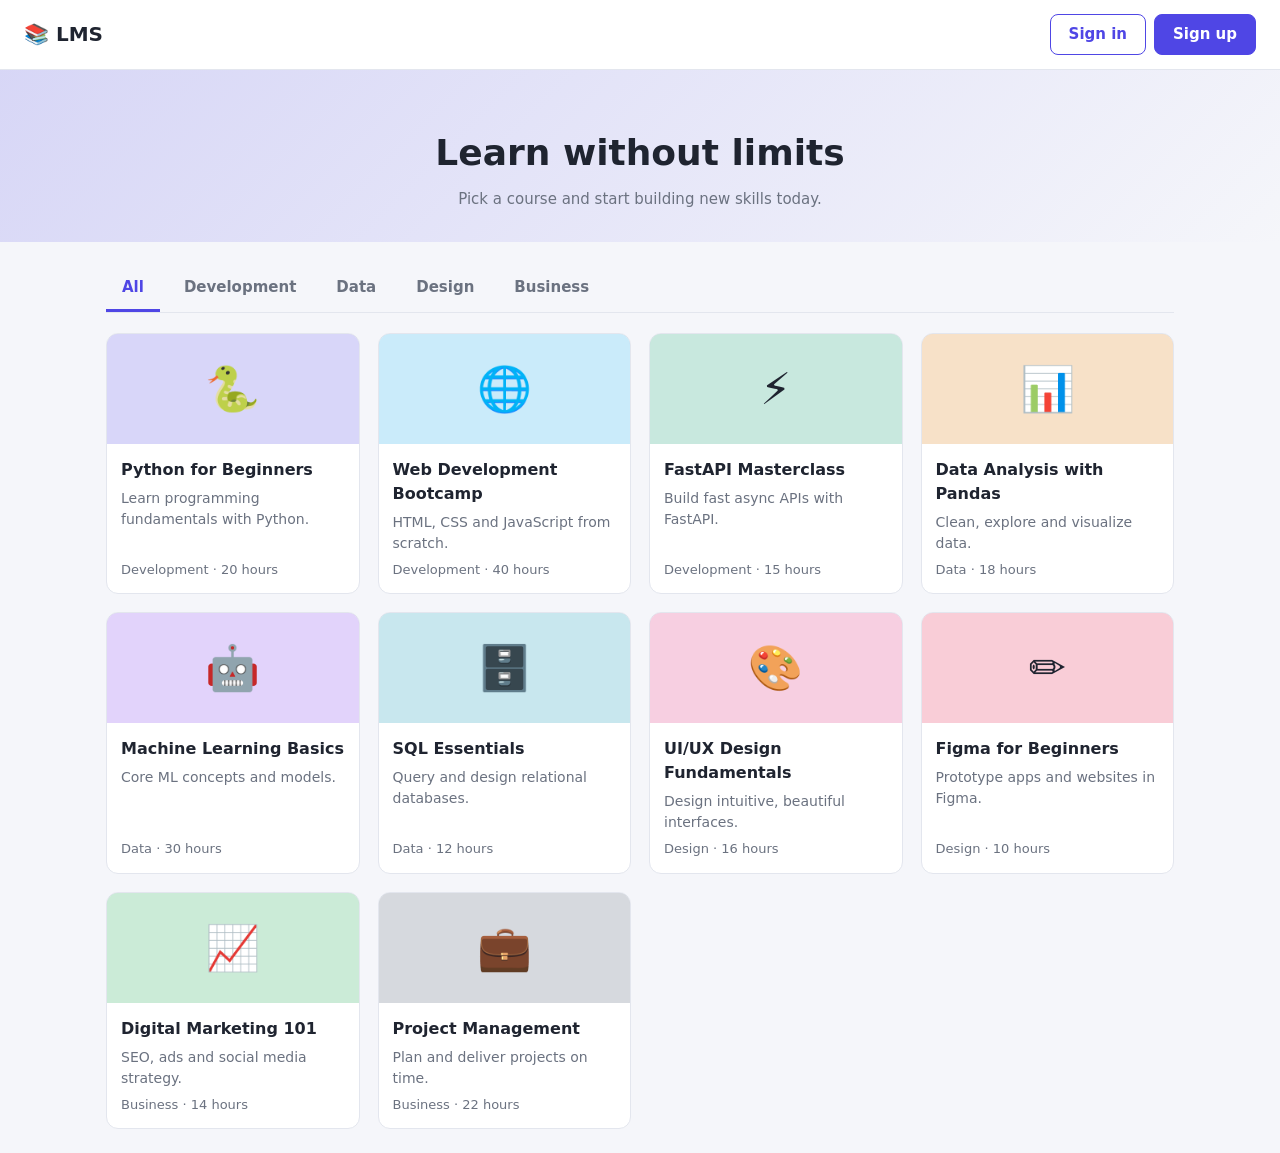
<file: frontend/index.html>
<!DOCTYPE html>
<html lang="en">
<head>
  <meta charset="UTF-8" />
  <meta name="viewport" content="width=device-width, initial-scale=1" />
  <title>LMS – Learn something new</title>
  <link rel="stylesheet" href="css/style.css" />
  <link rel="stylesheet" href="css/home.css" />
</head>
<body>
  <header class="nav">
    <a class="brand" href="/">📚 LMS</a>
    <div class="auth" id="auth">
      <button id="open-signin" class="btn ghost" type="button">Sign in</button>
      <button id="open-signup" class="btn" type="button">Sign up</button>
    </div>
  </header>

  <section class="hero">
    <h1>Learn without limits</h1>
    <p>Pick a course and start building new skills today.</p>
  </section>

  <main class="home">
    <div class="tabs" role="tablist" id="tabs"></div>
    <div class="grid" id="courses" role="tabpanel"></div>
  </main>

  <dialog id="signup">
    <form method="dialog" id="signup-form">
      <h2>Create your account</h2>
      <label>Username<input name="username" required minlength="3" maxlength="50" autocomplete="username" /></label>
      <label>Email<input name="email" type="email" required maxlength="100" autocomplete="email" /></label>
      <label>Phone<input name="phone_number" type="tel" required maxlength="15" autocomplete="tel" /></label>
      <label>Password<input name="password" type="password" required minlength="8" maxlength="128" autocomplete="new-password" /></label>
      <label>I am a
        <select name="role"><option value="student">Student</option><option value="instructor">Instructor</option><option value="admin">Admin</option></select>
      </label>
      <p class="msg" id="signup-msg" role="status"></p>
      <div class="actions"><button type="button" class="btn ghost" data-close>Cancel</button><button class="btn" type="submit">Sign up</button></div>
    </form>
  </dialog>

  <dialog id="signin">
    <form method="dialog" id="signin-form">
      <h2>Welcome back</h2>
      <label>Email<input name="email" type="email" required autocomplete="email" /></label>
      <label>Password<input name="password" type="password" required autocomplete="current-password" /></label>
      <p class="msg" id="signin-msg" role="status"></p>
      <div class="actions"><button type="button" class="btn ghost" data-close>Cancel</button><button class="btn" type="submit">Sign in</button></div>
    </form>
  </dialog>

  <script src="js/session.js"></script>
  <script src="js/home.js"></script>
</body>
</html>
</file>
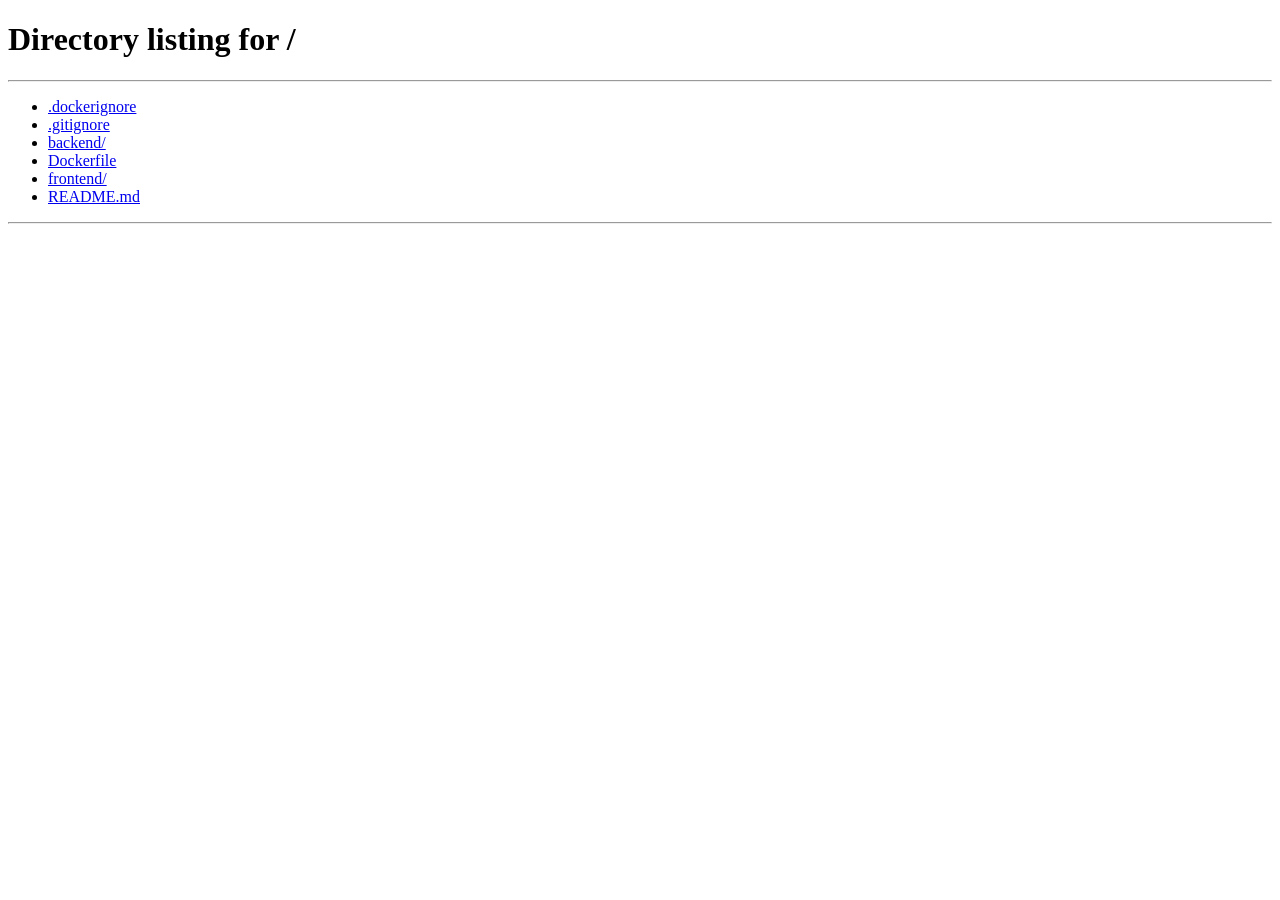
<file: frontend/profile.html>
<!DOCTYPE html>
<html lang="en">
<head>
  <meta charset="UTF-8" />
  <meta name="viewport" content="width=device-width, initial-scale=1" />
  <title>LMS – Profile</title>
  <link rel="stylesheet" href="css/style.css" />
  <link rel="stylesheet" href="css/home.css" />
</head>
<body>
  <header class="nav">
    <a class="brand" href="/">📚 LMS</a>
    <a class="btn ghost" href="/" style="text-decoration:none">← Home</a>
  </header>
  <main>
    <section class="profile" id="profile"></section>
  </main>
  <input type="file" id="photo-input" accept="image/*" hidden />
  <script src="js/session.js"></script>
  <script src="js/profile.js"></script>
</body>
</html>
</file>
<file: frontend/css/style.css>
:root {
  --bg: #f5f6fa; --card: #fff; --text: #1f2430; --muted: #6b7280;
  --border: #e3e6ee; --accent: #4f46e5; --danger: #b91c1c;
}
@media (prefers-color-scheme: dark) {
  :root { --bg: #11131a; --card: #1a1d27; --text: #e8eaf0; --muted: #98a0b3; --border: #2a2f3d; --accent: #818cf8; --danger: #f87171; }
}
* { box-sizing: border-box; }
body { margin: 0; font: 15px/1.5 system-ui, sans-serif; background: var(--bg); color: var(--text); }
.topbar { display: flex; justify-content: space-between; align-items: center; padding: 16px 24px; background: var(--card); border-bottom: 1px solid var(--border); }
.topbar h1 { margin: 0; font-size: 20px; }
main { max-width: 1000px; margin: 24px auto; padding: 0 16px; }
.controls { display: flex; gap: 12px; align-items: center; flex-wrap: wrap; margin-bottom: 16px; }
input, select, button { font: inherit; padding: 8px 12px; border: 1px solid var(--border); border-radius: 8px; background: var(--card); color: var(--text); }
input[type=search] { flex: 1; min-width: 200px; }
button { background: var(--accent); color: #fff; border-color: var(--accent); cursor: pointer; }
button:disabled { opacity: .6; cursor: wait; }
.count { color: var(--muted); margin-left: auto; }
.status { padding: 24px; text-align: center; color: var(--muted); }
.status.error { color: var(--danger); }
.status:empty { display: none; }
.table-wrap { background: var(--card); border: 1px solid var(--border); border-radius: 12px; overflow-x: auto; }
table { width: 100%; border-collapse: collapse; }
th, td { padding: 10px 14px; text-align: left; white-space: nowrap; }
th { font-size: 12px; text-transform: uppercase; letter-spacing: .04em; color: var(--muted); border-bottom: 1px solid var(--border); cursor: pointer; user-select: none; }
th.sorted-asc::after { content: " ▲"; } th.sorted-desc::after { content: " ▼"; }
tbody tr + tr td { border-top: 1px solid var(--border); }
tbody tr:hover { background: color-mix(in srgb, var(--accent) 6%, transparent); }
.badge { padding: 2px 10px; border-radius: 999px; font-size: 12px; font-weight: 600; background: color-mix(in srgb, var(--accent) 15%, transparent); color: var(--accent); }
.badge.admin { background: color-mix(in srgb, var(--danger) 15%, transparent); color: var(--danger); }
.badge.student { background: color-mix(in srgb, #16a34a 15%, transparent); color: #16a34a; }
</file>
<file: frontend/css/home.css>
.nav { display: flex; justify-content: space-between; align-items: center; padding: 14px 24px; background: var(--card); border-bottom: 1px solid var(--border); position: sticky; top: 0; z-index: 5; }
.brand { font-weight: 700; font-size: 20px; color: var(--text); text-decoration: none; }
.auth { display: flex; gap: 8px; }
.btn { padding: 8px 18px; border-radius: 8px; border: 1px solid var(--accent); background: var(--accent); color: #fff; cursor: pointer; font: inherit; font-weight: 600; }
.btn.ghost { background: transparent; color: var(--accent); }
.hero { text-align: center; padding: 56px 16px 32px; background: linear-gradient(135deg, color-mix(in srgb, var(--accent) 18%, var(--bg)), var(--bg)); }
.hero h1 { margin: 0 0 8px; font-size: 36px; }
.hero p { margin: 0; color: var(--muted); }
.home { max-width: 1100px; }
.tabs { display: flex; gap: 8px; flex-wrap: wrap; border-bottom: 1px solid var(--border); margin-bottom: 20px; }
.tab { background: none; border: none; border-bottom: 3px solid transparent; border-radius: 0; color: var(--muted); padding: 10px 16px; font-weight: 600; cursor: pointer; }
.tab[aria-selected=true] { color: var(--accent); border-bottom-color: var(--accent); }
.grid { display: grid; grid-template-columns: repeat(auto-fill, minmax(250px, 1fr)); gap: 18px; }
.course { background: var(--card); border: 1px solid var(--border); border-radius: 12px; overflow: hidden; display: flex; flex-direction: column; transition: transform .15s, box-shadow .15s; }
.course:hover { transform: translateY(-3px); box-shadow: 0 8px 20px rgb(0 0 0 / .12); }
.course .thumb { height: 110px; display: grid; place-items: center; font-size: 44px; }
.course .body { padding: 14px; display: flex; flex-direction: column; gap: 6px; flex: 1; }
.course h3 { margin: 0; font-size: 16px; }
.course p { margin: 0; color: var(--muted); font-size: 14px; flex: 1; }
.course .meta { color: var(--muted); font-size: 13px; }
dialog { border: 1px solid var(--border); border-radius: 14px; background: var(--card); color: var(--text); padding: 24px; width: min(380px, 92vw); }
dialog::backdrop { background: rgb(0 0 0 / .5); }
dialog h2 { margin: 0 0 12px; }
dialog form { display: flex; flex-direction: column; gap: 12px; }
dialog label { display: flex; flex-direction: column; gap: 4px; font-size: 13px; color: var(--muted); }
dialog label input, dialog label select { color: var(--text); }
.actions { display: flex; justify-content: flex-end; gap: 8px; }
.msg { margin: 0; font-size: 13px; min-height: 1em; }
.msg.error { color: var(--danger); }
.msg.ok { color: #15803d; }
.profile-link { display: inline-flex; text-decoration: none; }
.avatar { width: 40px; height: 40px; border-radius: 50%; display: inline-grid; place-items: center; background: var(--accent) center/cover no-repeat; color: #fff; font-weight: 700; font-size: 18px; border: 2px solid var(--border); cursor: pointer; }
.avatar.big { width: 120px; height: 120px; font-size: 52px; cursor: default; }
.profile { max-width: 520px; margin: 32px auto; background: var(--card); border: 1px solid var(--border); border-radius: 14px; padding: 28px; text-align: center; }
.profile h2 { margin: 12px 0 2px; }
.profile .role { margin-bottom: 18px; }
.profile dl { text-align: left; display: grid; grid-template-columns: 110px 1fr; gap: 10px 12px; margin: 18px 0; }
.profile dt { color: var(--muted); } .profile dd { margin: 0; word-break: break-all; }
.profile .row { display: flex; gap: 8px; justify-content: center; flex-wrap: wrap; }
.msg { white-space: pre-line; }
</file>
